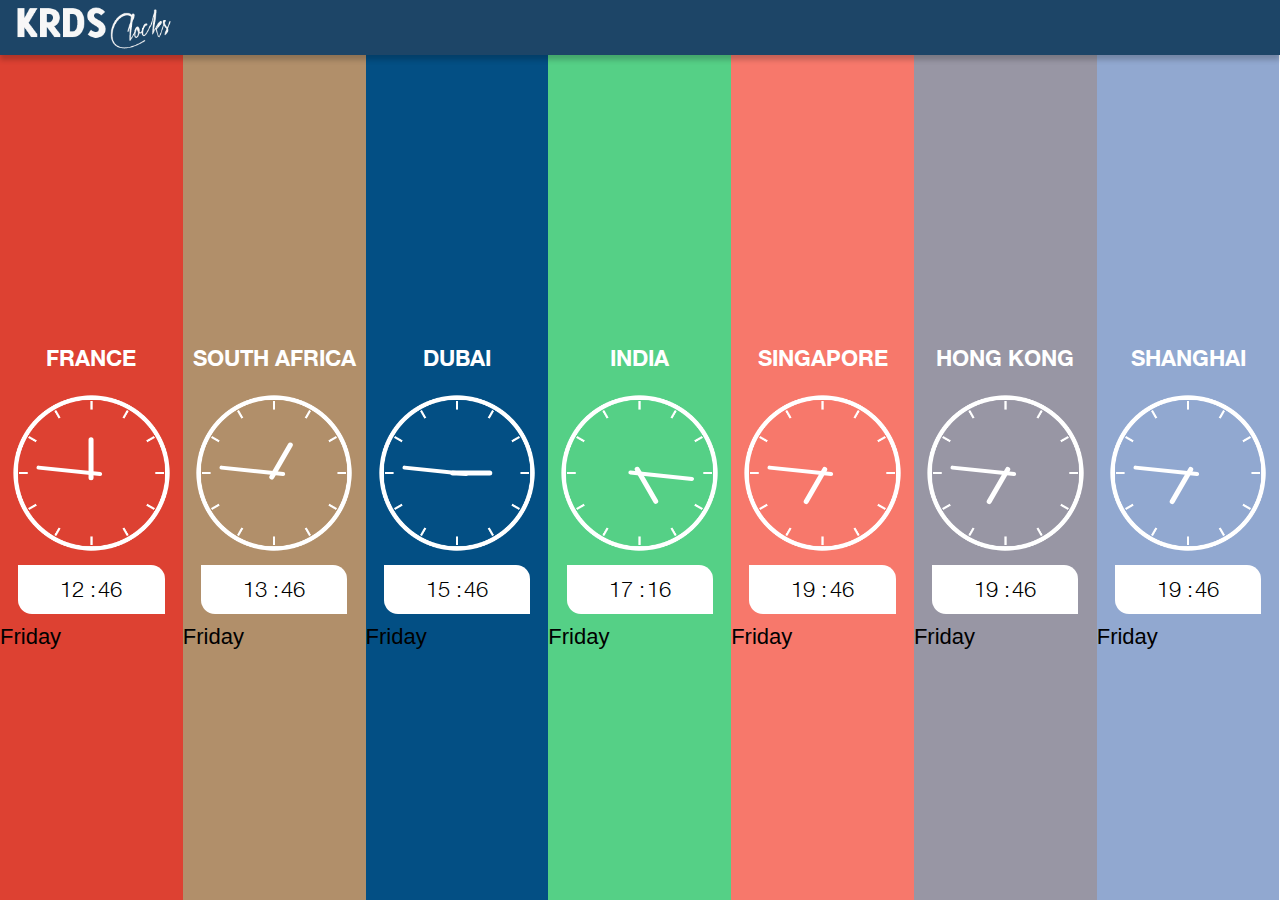
<file: clock/index.html>
<!DOCTYPE html>
<html>
	<head>
	<meta charset="utf-8">
	<meta name="viewport" content="width=device-width,initial-scale=1,minimum-scale=1,maximum-scale=1" />
	<title>KRDS Clocks</title>
	<link rel="shortcut icon" href="img/krds_clock.png" type="image/x-icon" >
	<script src="js/jquery-2.1.4.min.js"></script>
	<script src="js/jquery.timepicker.min.js"></script>
	<script src="js/moment.min.js"></script>
	<script src="js/moment-timezone-with-data.js"></script>
	<link rel="stylesheet" href="style/style.css">
	<link rel="stylesheet" href="style/jClocksGMT.css">
	<link rel="stylesheet" href="style/jquery.timepicker.css">
	</head>
	<body class="">
		<header>
			<h1><!--LOGO--></h1>
			<a href="#" class="reset" title="RESET">
				<span><!-- RESET --></span>
			</a>
		</header>
		<div class="mainWrapper">
			<section>
				<div id="cl_paris" data-id="fr" data-country="paris" data-offset="01:00" class="clock_container">
					<h2>France</h2>
					<div class="clockHolder">
						<div class="rotatingWrapper hour"></div>
						<div class="rotatingWrapper min"></div>
						<div class="rotatingWrapper sec"></div>
						<img class="clock" src="img/clock_face.png" />
					</div> 
					<div class="digital">
						<span class="hr"></span> 
						<span class="minute"></span> 
						<span class="period"></span>
						<div class="custom">
							<select class="customTime">
								<optgroup label="hh:mm">
									<option value="00:00">00:00</option>
									<option value="00:30">00:30</option>
									<option value="01:00">01:00</option>
									<option value="01:30">01:30</option>
									<option value="02:00">02:00</option>
									<option value="02:30">02:30</option>
									<option value="03:00">03:00</option>
									<option value="03:30">03:30</option>
									<option value="04:00">04:00</option>
									<option value="04:30">04:30</option>
									<option value="05:00">05:00</option>
									<option value="05:30">05:30</option>
									<option value="06:00">06:00</option>
									<option value="06:30">06:30</option>
									<option value="07:00">07:00</option>
									<option value="07:30">07:30</option>
									<option value="08:00">08:00</option>
									<option value="08:30">08:30</option>
									<option value="09:00">09:00</option>
									<option value="09:30">09:30</option>
									<option value="10:00">10:00</option>
									<option value="10:30">10:30</option>
									<option value="11:00">11:00</option>
									<option value="11:30">11:30</option>
									<option value="12:00">12:00</option>
									<option value="12:30">12:30</option>
									<option value="13:00">13:00</option>
									<option value="13:30">13:30</option>
									<option value="14:00">14:00</option>
									<option value="14:30">14:30</option>
									<option value="15:00">15:00</option>
									<option value="15:30">15:30</option>
									<option value="16:00">16:00</option>
									<option value="16:30">16:30</option>
									<option value="17:00">17:00</option>
									<option value="17:30">17:30</option>
									<option value="18:00">18:00</option>
									<option value="18:30">18:30</option>
									<option value="19:00">19:00</option>
									<option value="19:30">19:30</option>
									<option value="20:00">20:00</option>
									<option value="20:30">20:30</option>
									<option value="21:00">21:00</option>
									<option value="21:30">21:30</option>
									<option value="22:00">22:00</option>
									<option value="22:30">22:30</option>
									<option value="23:00">23:00</option>
									<option value="23:30">23:30</option>
								</optgroup>
							</select>
						</div>
					</div>
					<div class="day"></div>
				</div>
			</section>
			<section>
				<div id="cl_africa" data-id="sa" data-country="southafrica" data-offset="02:00" class="clock_container">
					<h2>South Africa</h2>
					<div class="clockHolder">
						<div class="rotatingWrapper hour"></div>
						<div class="rotatingWrapper min"></div>
						<div class="rotatingWrapper sec"></div>
						<img class="clock" src="img/clock_face.png" />
					</div> 
					<div class="digital">
						<span class="hr"></span> 
						<span class="minute"></span> 
						<span class="period"></span>
						<div class="custom">
							<select class="customTime">
								<optgroup label="hh:mm">
									<option value="00:00">00:00</option>
									<option value="00:30">00:30</option>
									<option value="01:00">01:00</option>
									<option value="01:30">01:30</option>
									<option value="02:00">02:00</option>
									<option value="02:30">02:30</option>
									<option value="03:00">03:00</option>
									<option value="03:30">03:30</option>
									<option value="04:00">04:00</option>
									<option value="04:30">04:30</option>
									<option value="05:00">05:00</option>
									<option value="05:30">05:30</option>
									<option value="06:00">06:00</option>
									<option value="06:30">06:30</option>
									<option value="07:00">07:00</option>
									<option value="07:30">07:30</option>
									<option value="08:00">08:00</option>
									<option value="08:30">08:30</option>
									<option value="09:00">09:00</option>
									<option value="09:30">09:30</option>
									<option value="10:00">10:00</option>
									<option value="10:30">10:30</option>
									<option value="11:00">11:00</option>
									<option value="11:30">11:30</option>
									<option value="12:00">12:00</option>
									<option value="12:30">12:30</option>
									<option value="13:00">13:00</option>
									<option value="13:30">13:30</option>
									<option value="14:00">14:00</option>
									<option value="14:30">14:30</option>
									<option value="15:00">15:00</option>
									<option value="15:30">15:30</option>
									<option value="16:00">16:00</option>
									<option value="16:30">16:30</option>
									<option value="17:00">17:00</option>
									<option value="17:30">17:30</option>
									<option value="18:00">18:00</option>
									<option value="18:30">18:30</option>
									<option value="19:00">19:00</option>
									<option value="19:30">19:30</option>
									<option value="20:00">20:00</option>
									<option value="20:30">20:30</option>
									<option value="21:00">21:00</option>
									<option value="21:30">21:30</option>
									<option value="22:00">22:00</option>
									<option value="22:30">22:30</option>
									<option value="23:00">23:00</option>
									<option value="23:30">23:30</option>
								</optgroup>
							</select>
						</div>
					</div>
					<div class="day"></div>
				</div>
			</section>		
			<section>
				<div id="cl_dubai" data-id="du" data-country="dubai" data-offset="04:00" class="clock_container">
					<h2>Dubai</h2>
					<div class="clockHolder">
						<div class="rotatingWrapper hour"></div>
						<div class="rotatingWrapper min"></div>
						<div class="rotatingWrapper sec"></div>
						<img class="clock" src="img/clock_face.png" />
					</div> 
					<div class="digital">
						<span class="hr"></span> 
						<span class="minute"></span> 
						<span class="period"></span>
						<div class="custom">
							<select class="customTime">
								<optgroup label="hh:mm">
									<option value="00:00">00:00</option>
									<option value="00:30">00:30</option>
									<option value="01:00">01:00</option>
									<option value="01:30">01:30</option>
									<option value="02:00">02:00</option>
									<option value="02:30">02:30</option>
									<option value="03:00">03:00</option>
									<option value="03:30">03:30</option>
									<option value="04:00">04:00</option>
									<option value="04:30">04:30</option>
									<option value="05:00">05:00</option>
									<option value="05:30">05:30</option>
									<option value="06:00">06:00</option>
									<option value="06:30">06:30</option>
									<option value="07:00">07:00</option>
									<option value="07:30">07:30</option>
									<option value="08:00">08:00</option>
									<option value="08:30">08:30</option>
									<option value="09:00">09:00</option>
									<option value="09:30">09:30</option>
									<option value="10:00">10:00</option>
									<option value="10:30">10:30</option>
									<option value="11:00">11:00</option>
									<option value="11:30">11:30</option>
									<option value="12:00">12:00</option>
									<option value="12:30">12:30</option>
									<option value="13:00">13:00</option>
									<option value="13:30">13:30</option>
									<option value="14:00">14:00</option>
									<option value="14:30">14:30</option>
									<option value="15:00">15:00</option>
									<option value="15:30">15:30</option>
									<option value="16:00">16:00</option>
									<option value="16:30">16:30</option>
									<option value="17:00">17:00</option>
									<option value="17:30">17:30</option>
									<option value="18:00">18:00</option>
									<option value="18:30">18:30</option>
									<option value="19:00">19:00</option>
									<option value="19:30">19:30</option>
									<option value="20:00">20:00</option>
									<option value="20:30">20:30</option>
									<option value="21:00">21:00</option>
									<option value="21:30">21:30</option>
									<option value="22:00">22:00</option>
									<option value="22:30">22:30</option>
									<option value="23:00">23:00</option>
									<option value="23:30">23:30</option>
								</optgroup>
							</select>
						</div>
					</div>
					<div class="day"></div>
				</div>
			</section>
			<section>
				<div id="cl_india" data-id="ind" data-country="india" data-offset="05:30" class="clock_container">
					<h2>India</h2>
					<div class="clockHolder">
						<div class="rotatingWrapper hour"></div>
						<div class="rotatingWrapper min"></div>
						<div class="rotatingWrapper sec"></div>
						<img class="clock" src="img/clock_face.png" />
					</div> 
					<div class="digital">
						<span class="hr"></span> 
						<span class="minute"></span> 
						<span class="period"></span>
						<div class="custom">
							<select class="customTime">
								<optgroup label="hh:mm">
									<option value="00:00">00:00</option>
									<option value="00:30">00:30</option>
									<option value="01:00">01:00</option>
									<option value="01:30">01:30</option>
									<option value="02:00">02:00</option>
									<option value="02:30">02:30</option>
									<option value="03:00">03:00</option>
									<option value="03:30">03:30</option>
									<option value="04:00">04:00</option>
									<option value="04:30">04:30</option>
									<option value="05:00">05:00</option>
									<option value="05:30">05:30</option>
									<option value="06:00">06:00</option>
									<option value="06:30">06:30</option>
									<option value="07:00">07:00</option>
									<option value="07:30">07:30</option>
									<option value="08:00">08:00</option>
									<option value="08:30">08:30</option>
									<option value="09:00">09:00</option>
									<option value="09:30">09:30</option>
									<option value="10:00">10:00</option>
									<option value="10:30">10:30</option>
									<option value="11:00">11:00</option>
									<option value="11:30">11:30</option>
									<option value="12:00">12:00</option>
									<option value="12:30">12:30</option>
									<option value="13:00">13:00</option>
									<option value="13:30">13:30</option>
									<option value="14:00">14:00</option>
									<option value="14:30">14:30</option>
									<option value="15:00">15:00</option>
									<option value="15:30">15:30</option>
									<option value="16:00">16:00</option>
									<option value="16:30">16:30</option>
									<option value="17:00">17:00</option>
									<option value="17:30">17:30</option>
									<option value="18:00">18:00</option>
									<option value="18:30">18:30</option>
									<option value="19:00">19:00</option>
									<option value="19:30">19:30</option>
									<option value="20:00">20:00</option>
									<option value="20:30">20:30</option>
									<option value="21:00">21:00</option>
									<option value="21:30">21:30</option>
									<option value="22:00">22:00</option>
									<option value="22:30">22:30</option>
									<option value="23:00">23:00</option>
									<option value="23:30">23:30</option>
								</optgroup>
							</select>
						</div>
					</div>
					<div class="day"></div>
				</div>
			</section>
			<section>
				<div id="cl_singapore" data-id="sg" data-country="singapore" data-offset="08:00" class="clock_container">
					<h2>Singapore</h2>
					<div class="clockHolder">
						<div class="rotatingWrapper hour"></div>
						<div class="rotatingWrapper min"></div>
						<div class="rotatingWrapper sec"></div>
						<img class="clock" src="img/clock_face.png" />
					</div> 
					<div class="digital">
						<span class="hr"></span> 
						<span class="minute"></span> 
						<span class="period"></span>
						<div class="custom">
							<select class="customTime">
								<optgroup label="hh:mm">
									<option value="00:00">00:00</option>
									<option value="00:30">00:30</option>
									<option value="01:00">01:00</option>
									<option value="01:30">01:30</option>
									<option value="02:00">02:00</option>
									<option value="02:30">02:30</option>
									<option value="03:00">03:00</option>
									<option value="03:30">03:30</option>
									<option value="04:00">04:00</option>
									<option value="04:30">04:30</option>
									<option value="05:00">05:00</option>
									<option value="05:30">05:30</option>
									<option value="06:00">06:00</option>
									<option value="06:30">06:30</option>
									<option value="07:00">07:00</option>
									<option value="07:30">07:30</option>
									<option value="08:00">08:00</option>
									<option value="08:30">08:30</option>
									<option value="09:00">09:00</option>
									<option value="09:30">09:30</option>
									<option value="10:00">10:00</option>
									<option value="10:30">10:30</option>
									<option value="11:00">11:00</option>
									<option value="11:30">11:30</option>
									<option value="12:00">12:00</option>
									<option value="12:30">12:30</option>
									<option value="13:00">13:00</option>
									<option value="13:30">13:30</option>
									<option value="14:00">14:00</option>
									<option value="14:30">14:30</option>
									<option value="15:00">15:00</option>
									<option value="15:30">15:30</option>
									<option value="16:00">16:00</option>
									<option value="16:30">16:30</option>
									<option value="17:00">17:00</option>
									<option value="17:30">17:30</option>
									<option value="18:00">18:00</option>
									<option value="18:30">18:30</option>
									<option value="19:00">19:00</option>
									<option value="19:30">19:30</option>
									<option value="20:00">20:00</option>
									<option value="20:30">20:30</option>
									<option value="21:00">21:00</option>
									<option value="21:30">21:30</option>
									<option value="22:00">22:00</option>
									<option value="22:30">22:30</option>
									<option value="23:00">23:00</option>
									<option value="23:30">23:30</option>
								</optgroup>
							</select>
						</div>
					</div>
					<div class="day"></div>
				</div>
			</section>			
			<section>
				<div id="cl_hongkong" data-id="hk" data-country="hongkong" data-offset="08:00" class="clock_container">
					<h2>Hong Kong</h2>
					<div class="clockHolder">
						<div class="rotatingWrapper hour"></div>
						<div class="rotatingWrapper min"></div>
						<div class="rotatingWrapper sec"></div>
						<img class="clock" src="img/clock_face.png" />
					</div> 
					<div class="digital">
						<span class="hr"></span> 
						<span class="minute"></span> 
						<span class="period"></span>
						<div class="custom">
							<select class="customTime">
								<optgroup label="hh:mm">
									<option value="00:00">00:00</option>
									<option value="00:30">00:30</option>
									<option value="01:00">01:00</option>
									<option value="01:30">01:30</option>
									<option value="02:00">02:00</option>
									<option value="02:30">02:30</option>
									<option value="03:00">03:00</option>
									<option value="03:30">03:30</option>
									<option value="04:00">04:00</option>
									<option value="04:30">04:30</option>
									<option value="05:00">05:00</option>
									<option value="05:30">05:30</option>
									<option value="06:00">06:00</option>
									<option value="06:30">06:30</option>
									<option value="07:00">07:00</option>
									<option value="07:30">07:30</option>
									<option value="08:00">08:00</option>
									<option value="08:30">08:30</option>
									<option value="09:00">09:00</option>
									<option value="09:30">09:30</option>
									<option value="10:00">10:00</option>
									<option value="10:30">10:30</option>
									<option value="11:00">11:00</option>
									<option value="11:30">11:30</option>
									<option value="12:00">12:00</option>
									<option value="12:30">12:30</option>
									<option value="13:00">13:00</option>
									<option value="13:30">13:30</option>
									<option value="14:00">14:00</option>
									<option value="14:30">14:30</option>
									<option value="15:00">15:00</option>
									<option value="15:30">15:30</option>
									<option value="16:00">16:00</option>
									<option value="16:30">16:30</option>
									<option value="17:00">17:00</option>
									<option value="17:30">17:30</option>
									<option value="18:00">18:00</option>
									<option value="18:30">18:30</option>
									<option value="19:00">19:00</option>
									<option value="19:30">19:30</option>
									<option value="20:00">20:00</option>
									<option value="20:30">20:30</option>
									<option value="21:00">21:00</option>
									<option value="21:30">21:30</option>
									<option value="22:00">22:00</option>
									<option value="22:30">22:30</option>
									<option value="23:00">23:00</option>
									<option value="23:30">23:30</option>
								</optgroup>
							</select>
						</div>
					</div>
					<div class="day"></div>
				</div>
			</section>
			<section>
				<div id="cl_shanghai" data-id="ch" data-country="shanghai" data-offset="08:00" class="clock_container">
					<h2>Shanghai</h2>
					<div class="clockHolder">
						<div class="rotatingWrapper hour"></div>
						<div class="rotatingWrapper min"></div>
						<div class="rotatingWrapper sec"></div>
						<img class="clock" src="img/clock_face.png" />
					</div> 
					<div class="digital">
						<span class="hr"></span> 
						<span class="minute"></span> 
						<span class="period"></span>
						<div class="custom">
							<select class="customTime">
								<optgroup label="hh:mm">
									<option value="00:00">00:00</option>
									<option value="00:30">00:30</option>
									<option value="01:00">01:00</option>
									<option value="01:30">01:30</option>
									<option value="02:00">02:00</option>
									<option value="02:30">02:30</option>
									<option value="03:00">03:00</option>
									<option value="03:30">03:30</option>
									<option value="04:00">04:00</option>
									<option value="04:30">04:30</option>
									<option value="05:00">05:00</option>
									<option value="05:30">05:30</option>
									<option value="06:00">06:00</option>
									<option value="06:30">06:30</option>
									<option value="07:00">07:00</option>
									<option value="07:30">07:30</option>
									<option value="08:00">08:00</option>
									<option value="08:30">08:30</option>
									<option value="09:00">09:00</option>
									<option value="09:30">09:30</option>
									<option value="10:00">10:00</option>
									<option value="10:30">10:30</option>
									<option value="11:00">11:00</option>
									<option value="11:30">11:30</option>
									<option value="12:00">12:00</option>
									<option value="12:30">12:30</option>
									<option value="13:00">13:00</option>
									<option value="13:30">13:30</option>
									<option value="14:00">14:00</option>
									<option value="14:30">14:30</option>
									<option value="15:00">15:00</option>
									<option value="15:30">15:30</option>
									<option value="16:00">16:00</option>
									<option value="16:30">16:30</option>
									<option value="17:00">17:00</option>
									<option value="17:30">17:30</option>
									<option value="18:00">18:00</option>
									<option value="18:30">18:30</option>
									<option value="19:00">19:00</option>
									<option value="19:30">19:30</option>
									<option value="20:00">20:00</option>
									<option value="20:30">20:30</option>
									<option value="21:00">21:00</option>
									<option value="21:30">21:30</option>
									<option value="22:00">22:00</option>
									<option value="22:30">22:30</option>
									<option value="23:00">23:00</option>
									<option value="23:30">23:30</option>
								</optgroup>
							</select>
						</div>
					</div>
					<div class="day"></div>
				</div>
			</section>
		</div>
		<script type="text/javascript">
			
			$(document).ready(function(){
				
			//	$('.customTime').timepicker({ 'timeFormat': 'H:i:s' });
				
				function setTime(time) {
					var country_offset	=	{
						_fr		:	60,
						_sa		:	120,
						_du		:	240,
						_in		:	330,
						_sg		:	480,
						_hk		:	480,
						_ch		:	480
					};
					var converted_time		=	{
						fr	:	moment(time).utcOffset(country_offset._fr).format(),
						sa	:	moment(time).utcOffset(country_offset._sa).format(),
						du	:	moment(time).utcOffset(country_offset._du).format(),
						ind	:	moment(time).utcOffset(country_offset._in).format(),
						sg	:	moment(time).utcOffset(country_offset._sg).format(),
						hk	:	moment(time).utcOffset(country_offset._hk).format(),
						ch	:	moment(time).utcOffset(country_offset._ch).format()
					};
					var only_time		=	{
						fr	:	converted_time.fr.split("+"),
						sa	:	converted_time.sa.split("+"),
						du	:	converted_time.du.split("+"),
						ind	:	converted_time.ind.split("+"),
						sg	:	converted_time.sg.split("+"),
						hk	:	converted_time.hk.split("+"),
						ch	:	converted_time.ch.split("+")
					};
					var time_extract	=	{
						fr	:	moment(only_time.fr[0]).format("HH:mm").split(":"),
						sa	:	moment(only_time.sa[0]).format("HH:mm").split(":"),
						du	:	moment(only_time.du[0]).format("HH:mm").split(":"),
						ind	:	moment(only_time.ind[0]).format("HH:mm").split(":"),
						sg	:	moment(only_time.sg[0]).format("HH:mm").split(":"),
						hk	:	moment(only_time.hk[0]).format("HH:mm").split(":"),
						ch	:	moment(only_time.ch[0]).format("HH:mm").split(":")
					};

					var date 			=	{
						fr 	: 	moment(converted_time.fr).utcOffset(country_offset._fr).format("YYYY-MM-DD"),
						sa 	: 	moment(converted_time.sa).utcOffset(country_offset._sa).format("YYYY-MM-DD"),
						du 	: 	moment(converted_time.du).utcOffset(country_offset._du).format("YYYY-MM-DD"),
						ind : 	moment(converted_time.ind).utcOffset(country_offset._in).format("YYYY-MM-DD"),
						sg 	: 	moment(converted_time.sg).utcOffset(country_offset._sg).format("YYYY-MM-DD"),
						hk 	: 	moment(converted_time.hk).utcOffset(country_offset._hk).format("YYYY-MM-DD"),
						ch 	: 	moment(converted_time.ch).utcOffset(country_offset._ch).format("YYYY-MM-DD")
					};
					var converted_date		= 		{
						fr 	: 	moment(date.fr).format("dddd"),
						sa 	: 	moment(date.sa).format("dddd"),
						du 	: 	moment(date.du).format("dddd"),
						ind	: 	moment(date.ind).format("dddd"),
						sg 	: 	moment(date.sg).format("dddd"),
						hk 	: 	moment(date.hk).format("dddd"),
						ch 	: 	moment(date.ch).format("dddd")
					};

					
					
				//	console.log(converted_time);
				//	console.log(only_time);
				//	console.log(time_extract);
					
					$('#cl_paris .hr').text(time_extract.fr[0]);
					$('#cl_paris .minute').text(time_extract.fr[1]);
					
					$('#cl_africa .hr').text(time_extract.sa[0]);
					$('#cl_africa .minute').text(time_extract.sa[1]);
					
					$('#cl_dubai .hr').text(time_extract.du[0]);
					$('#cl_dubai .minute').text(time_extract.du[1]);
					
					$('#cl_india .hr').text(time_extract.ind[0]);
					$('#cl_india .minute').text(time_extract.ind[1]);
					
					$('#cl_singapore .hr').text(time_extract.sg[0]);
					$('#cl_singapore .minute').text(time_extract.sg[1]);
					
					$('#cl_hongkong .hr').text(time_extract.hk[0]);
					$('#cl_hongkong .minute').text(time_extract.hk[1]);
					
					$('#cl_shanghai .hr').text(time_extract.ch[0]);
					$('#cl_shanghai .minute').text(time_extract.ch[1]);


					$('#cl_paris .day').text(converted_date.fr);
					
					$('#cl_africa .day').text(converted_date.sa);
					
					$('#cl_dubai .day').text(converted_date.du);
					
					$('#cl_india .day').text(converted_date.ind);
					
					$('#cl_singapore .day').text(converted_date.sg);
					
					$('#cl_hongkong .day').text(converted_date.hk);
					
					$('#cl_shanghai .day').text(converted_date.ch);
					
					var hr_multiple	= 360/12;
					var min_mulitple = 360/60;

					/*** Create Clock **/
					function create_clock(country){

						/*** Hour Manipulation ***/
						var hr_conv = parseInt(time_extract[country][0]);
						if(hr_conv > 12)
						{
							hr_conv = hr_conv - 12;
						}
						hr_conv = hr_conv * hr_multiple;
					//	console.log(hr_conv);

						/*** Minute Manipulation ***/
						var min_conv = parseInt(time_extract[country][1]) * min_mulitple;
					//	console.log(min_conv);

						$('.clock_container[data-id="' + country + '"] .hour').css('transform','rotate(' + hr_conv + 'deg)');
						$('.clock_container[data-id="' + country + '"] .min').css('transform','rotate(' + min_conv + 'deg)');
						
						$('.clock_container .hour').css('transition','all 0.4s ease-out');
						$('.clock_container .min').css('transition','all 0.2s ease-out');
					}
					
					create_clock("fr");
					create_clock("sa");
					create_clock("du");
					create_clock("ind");
					create_clock("sg");
					create_clock("hk");
					create_clock("ch");
				}
				
			//	setTime(current_time);
			var timer =	setInterval(function(){
							var current_time = moment().format();
							setTime(current_time);
						},100);
			var resetTimer;
		
				$('.customTime').on('change',function(){
					
					clearInterval(timer);
					clearInterval(resetTimer);
					
					$('.reset').css('display','inline-block').addClass('animate');
					
					var timeEntered = $(this).val(),
						moment_time = moment().format(),
						split1 = moment_time.split("T"),
						timeZone = $(this).parents(".clock_container").data("offset"),
						new_time = split1[0] + "T" + timeEntered + "+" + timeZone;
				//	console.log(new_time);
					setTime(new_time);	
					$(".customTime:not(this)").val('');
					$(this).val(timeEntered);
				});
				
				$('.reset').click(function(e){
					e.preventDefault();
					
					$(this).hide().removeClass('animate');
					
					$('.customTime').val('');
					
					resetTimer =	setInterval(function(){
						var current_time = moment().format();
						setTime(current_time);
					},100);
				});
				
			});
		</script>
		<!--<script type="text/javascript" src="http://timeapi.org/utc/now.json?callback=setTime"></script>-->
	</body>
</html>
</file>
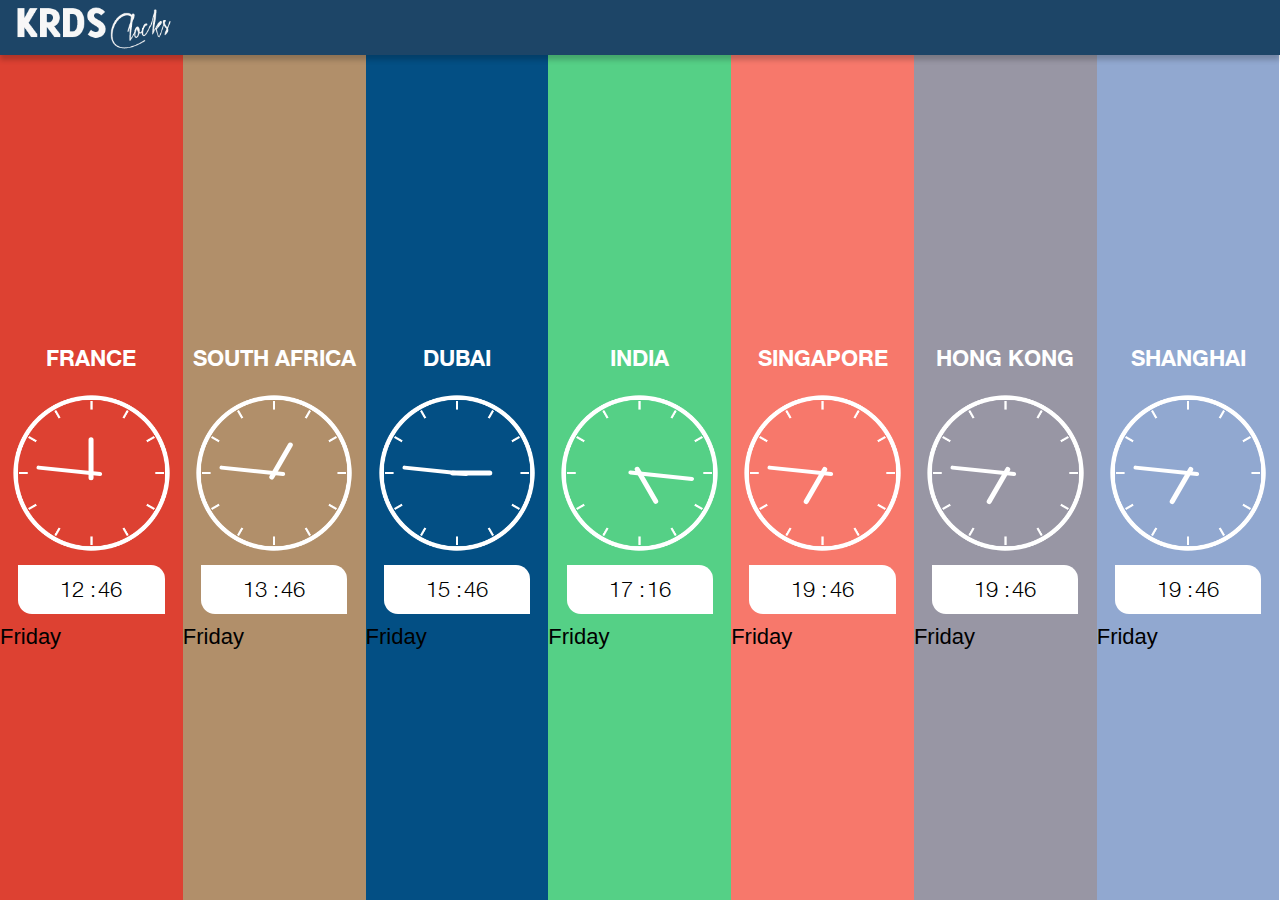
<file: clock/3.html>
<!DOCTYPE html>
<html>
	<head>
	<meta charset="utf-8">
	<meta name="viewport" content="width=device-width,initial-scale=1,minimum-scale=1,maximum-scale=1" />
	<title>KRDS Clocks</title>
	<link rel="shortcut icon" href="img/krds_clock.png" type="image/x-icon" >
	<script src="js/jquery-2.1.4.min.js"></script>
	<script src="js/jquery.timepicker.min.js"></script>
	<script src="js/moment.min.js"></script>
	<script src="js/moment-timezone-with-data.js"></script>
	<link rel="stylesheet" href="style/style.css">
	<link rel="stylesheet" href="style/jClocksGMT.css">
	<link rel="stylesheet" href="style/jquery.timepicker.css">
	</head>
	<body class="">
		<header>
			<h1><!--LOGO--></h1>
			<a href="#" class="reset" title="RESET">
				<span><!-- RESET --></span>
			</a>
		</header>
		<div class="mainWrapper">
			<section>
				<div id="cl_paris" data-id="fr" data-country="paris" data-offset="01:00" class="clock_container">
					<h2>France</h2>
					<div class="clockHolder">
						<div class="rotatingWrapper hour"></div>
						<div class="rotatingWrapper min"></div>
						<div class="rotatingWrapper sec"></div>
						<img class="clock" src="img/clock_face.png" />
					</div> 
					<div class="digital">
						<span class="hr"></span> 
						<span class="minute"></span> 
						<span class="period"></span>
						<div class="custom">
							<select class="customTime">
								<optgroup label="hh:mm">
									<option value="00:00">00:00</option>
									<option value="00:30">00:30</option>
									<option value="01:00">01:00</option>
									<option value="01:30">01:30</option>
									<option value="02:00">02:00</option>
									<option value="02:30">02:30</option>
									<option value="03:00">03:00</option>
									<option value="03:30">03:30</option>
									<option value="04:00">04:00</option>
									<option value="04:30">04:30</option>
									<option value="05:00">05:00</option>
									<option value="05:30">05:30</option>
									<option value="06:00">06:00</option>
									<option value="06:30">06:30</option>
									<option value="07:00">07:00</option>
									<option value="07:30">07:30</option>
									<option value="08:00">08:00</option>
									<option value="08:30">08:30</option>
									<option value="09:00">09:00</option>
									<option value="09:30">09:30</option>
									<option value="10:00">10:00</option>
									<option value="10:30">10:30</option>
									<option value="11:00">11:00</option>
									<option value="11:30">11:30</option>
									<option value="12:00">12:00</option>
									<option value="12:30">12:30</option>
									<option value="13:00">13:00</option>
									<option value="13:30">13:30</option>
									<option value="14:00">14:00</option>
									<option value="14:30">14:30</option>
									<option value="15:00">15:00</option>
									<option value="15:30">15:30</option>
									<option value="16:00">16:00</option>
									<option value="16:30">16:30</option>
									<option value="17:00">17:00</option>
									<option value="17:30">17:30</option>
									<option value="18:00">18:00</option>
									<option value="18:30">18:30</option>
									<option value="19:00">19:00</option>
									<option value="19:30">19:30</option>
									<option value="20:00">20:00</option>
									<option value="20:30">20:30</option>
									<option value="21:00">21:00</option>
									<option value="21:30">21:30</option>
									<option value="22:00">22:00</option>
									<option value="22:30">22:30</option>
									<option value="23:00">23:00</option>
									<option value="23:30">23:30</option>
								</optgroup>
							</select>
						</div>
					</div>
					<div class="day"></div>
				</div>
			</section>
			<section>
				<div id="cl_africa" data-id="sa" data-country="southafrica" data-offset="02:00" class="clock_container">
					<h2>South Africa</h2>
					<div class="clockHolder">
						<div class="rotatingWrapper hour"></div>
						<div class="rotatingWrapper min"></div>
						<div class="rotatingWrapper sec"></div>
						<img class="clock" src="img/clock_face.png" />
					</div> 
					<div class="digital">
						<span class="hr"></span> 
						<span class="minute"></span> 
						<span class="period"></span>
						<div class="custom">
							<select class="customTime">
								<optgroup label="hh:mm">
									<option value="00:00">00:00</option>
									<option value="00:30">00:30</option>
									<option value="01:00">01:00</option>
									<option value="01:30">01:30</option>
									<option value="02:00">02:00</option>
									<option value="02:30">02:30</option>
									<option value="03:00">03:00</option>
									<option value="03:30">03:30</option>
									<option value="04:00">04:00</option>
									<option value="04:30">04:30</option>
									<option value="05:00">05:00</option>
									<option value="05:30">05:30</option>
									<option value="06:00">06:00</option>
									<option value="06:30">06:30</option>
									<option value="07:00">07:00</option>
									<option value="07:30">07:30</option>
									<option value="08:00">08:00</option>
									<option value="08:30">08:30</option>
									<option value="09:00">09:00</option>
									<option value="09:30">09:30</option>
									<option value="10:00">10:00</option>
									<option value="10:30">10:30</option>
									<option value="11:00">11:00</option>
									<option value="11:30">11:30</option>
									<option value="12:00">12:00</option>
									<option value="12:30">12:30</option>
									<option value="13:00">13:00</option>
									<option value="13:30">13:30</option>
									<option value="14:00">14:00</option>
									<option value="14:30">14:30</option>
									<option value="15:00">15:00</option>
									<option value="15:30">15:30</option>
									<option value="16:00">16:00</option>
									<option value="16:30">16:30</option>
									<option value="17:00">17:00</option>
									<option value="17:30">17:30</option>
									<option value="18:00">18:00</option>
									<option value="18:30">18:30</option>
									<option value="19:00">19:00</option>
									<option value="19:30">19:30</option>
									<option value="20:00">20:00</option>
									<option value="20:30">20:30</option>
									<option value="21:00">21:00</option>
									<option value="21:30">21:30</option>
									<option value="22:00">22:00</option>
									<option value="22:30">22:30</option>
									<option value="23:00">23:00</option>
									<option value="23:30">23:30</option>
								</optgroup>
							</select>
						</div>
					</div>
					<div class="day"></div>
				</div>
			</section>		
			<section>
				<div id="cl_dubai" data-id="du" data-country="dubai" data-offset="04:00" class="clock_container">
					<h2>Dubai</h2>
					<div class="clockHolder">
						<div class="rotatingWrapper hour"></div>
						<div class="rotatingWrapper min"></div>
						<div class="rotatingWrapper sec"></div>
						<img class="clock" src="img/clock_face.png" />
					</div> 
					<div class="digital">
						<span class="hr"></span> 
						<span class="minute"></span> 
						<span class="period"></span>
						<div class="custom">
							<select class="customTime">
								<optgroup label="hh:mm">
									<option value="00:00">00:00</option>
									<option value="00:30">00:30</option>
									<option value="01:00">01:00</option>
									<option value="01:30">01:30</option>
									<option value="02:00">02:00</option>
									<option value="02:30">02:30</option>
									<option value="03:00">03:00</option>
									<option value="03:30">03:30</option>
									<option value="04:00">04:00</option>
									<option value="04:30">04:30</option>
									<option value="05:00">05:00</option>
									<option value="05:30">05:30</option>
									<option value="06:00">06:00</option>
									<option value="06:30">06:30</option>
									<option value="07:00">07:00</option>
									<option value="07:30">07:30</option>
									<option value="08:00">08:00</option>
									<option value="08:30">08:30</option>
									<option value="09:00">09:00</option>
									<option value="09:30">09:30</option>
									<option value="10:00">10:00</option>
									<option value="10:30">10:30</option>
									<option value="11:00">11:00</option>
									<option value="11:30">11:30</option>
									<option value="12:00">12:00</option>
									<option value="12:30">12:30</option>
									<option value="13:00">13:00</option>
									<option value="13:30">13:30</option>
									<option value="14:00">14:00</option>
									<option value="14:30">14:30</option>
									<option value="15:00">15:00</option>
									<option value="15:30">15:30</option>
									<option value="16:00">16:00</option>
									<option value="16:30">16:30</option>
									<option value="17:00">17:00</option>
									<option value="17:30">17:30</option>
									<option value="18:00">18:00</option>
									<option value="18:30">18:30</option>
									<option value="19:00">19:00</option>
									<option value="19:30">19:30</option>
									<option value="20:00">20:00</option>
									<option value="20:30">20:30</option>
									<option value="21:00">21:00</option>
									<option value="21:30">21:30</option>
									<option value="22:00">22:00</option>
									<option value="22:30">22:30</option>
									<option value="23:00">23:00</option>
									<option value="23:30">23:30</option>
								</optgroup>
							</select>
						</div>
					</div>
					<div class="day"></div>
				</div>
			</section>
			<section>
				<div id="cl_india" data-id="ind" data-country="india" data-offset="05:30" class="clock_container">
					<h2>India</h2>
					<div class="clockHolder">
						<div class="rotatingWrapper hour"></div>
						<div class="rotatingWrapper min"></div>
						<div class="rotatingWrapper sec"></div>
						<img class="clock" src="img/clock_face.png" />
					</div> 
					<div class="digital">
						<span class="hr"></span> 
						<span class="minute"></span> 
						<span class="period"></span>
						<div class="custom">
							<select class="customTime">
								<optgroup label="hh:mm">
									<option value="00:00">00:00</option>
									<option value="00:30">00:30</option>
									<option value="01:00">01:00</option>
									<option value="01:30">01:30</option>
									<option value="02:00">02:00</option>
									<option value="02:30">02:30</option>
									<option value="03:00">03:00</option>
									<option value="03:30">03:30</option>
									<option value="04:00">04:00</option>
									<option value="04:30">04:30</option>
									<option value="05:00">05:00</option>
									<option value="05:30">05:30</option>
									<option value="06:00">06:00</option>
									<option value="06:30">06:30</option>
									<option value="07:00">07:00</option>
									<option value="07:30">07:30</option>
									<option value="08:00">08:00</option>
									<option value="08:30">08:30</option>
									<option value="09:00">09:00</option>
									<option value="09:30">09:30</option>
									<option value="10:00">10:00</option>
									<option value="10:30">10:30</option>
									<option value="11:00">11:00</option>
									<option value="11:30">11:30</option>
									<option value="12:00">12:00</option>
									<option value="12:30">12:30</option>
									<option value="13:00">13:00</option>
									<option value="13:30">13:30</option>
									<option value="14:00">14:00</option>
									<option value="14:30">14:30</option>
									<option value="15:00">15:00</option>
									<option value="15:30">15:30</option>
									<option value="16:00">16:00</option>
									<option value="16:30">16:30</option>
									<option value="17:00">17:00</option>
									<option value="17:30">17:30</option>
									<option value="18:00">18:00</option>
									<option value="18:30">18:30</option>
									<option value="19:00">19:00</option>
									<option value="19:30">19:30</option>
									<option value="20:00">20:00</option>
									<option value="20:30">20:30</option>
									<option value="21:00">21:00</option>
									<option value="21:30">21:30</option>
									<option value="22:00">22:00</option>
									<option value="22:30">22:30</option>
									<option value="23:00">23:00</option>
									<option value="23:30">23:30</option>
								</optgroup>
							</select>
						</div>
					</div>
					<div class="day"></div>
				</div>
			</section>
			<section>
				<div id="cl_singapore" data-id="sg" data-country="singapore" data-offset="08:00" class="clock_container">
					<h2>Singapore</h2>
					<div class="clockHolder">
						<div class="rotatingWrapper hour"></div>
						<div class="rotatingWrapper min"></div>
						<div class="rotatingWrapper sec"></div>
						<img class="clock" src="img/clock_face.png" />
					</div> 
					<div class="digital">
						<span class="hr"></span> 
						<span class="minute"></span> 
						<span class="period"></span>
						<div class="custom">
							<select class="customTime">
								<optgroup label="hh:mm">
									<option value="00:00">00:00</option>
									<option value="00:30">00:30</option>
									<option value="01:00">01:00</option>
									<option value="01:30">01:30</option>
									<option value="02:00">02:00</option>
									<option value="02:30">02:30</option>
									<option value="03:00">03:00</option>
									<option value="03:30">03:30</option>
									<option value="04:00">04:00</option>
									<option value="04:30">04:30</option>
									<option value="05:00">05:00</option>
									<option value="05:30">05:30</option>
									<option value="06:00">06:00</option>
									<option value="06:30">06:30</option>
									<option value="07:00">07:00</option>
									<option value="07:30">07:30</option>
									<option value="08:00">08:00</option>
									<option value="08:30">08:30</option>
									<option value="09:00">09:00</option>
									<option value="09:30">09:30</option>
									<option value="10:00">10:00</option>
									<option value="10:30">10:30</option>
									<option value="11:00">11:00</option>
									<option value="11:30">11:30</option>
									<option value="12:00">12:00</option>
									<option value="12:30">12:30</option>
									<option value="13:00">13:00</option>
									<option value="13:30">13:30</option>
									<option value="14:00">14:00</option>
									<option value="14:30">14:30</option>
									<option value="15:00">15:00</option>
									<option value="15:30">15:30</option>
									<option value="16:00">16:00</option>
									<option value="16:30">16:30</option>
									<option value="17:00">17:00</option>
									<option value="17:30">17:30</option>
									<option value="18:00">18:00</option>
									<option value="18:30">18:30</option>
									<option value="19:00">19:00</option>
									<option value="19:30">19:30</option>
									<option value="20:00">20:00</option>
									<option value="20:30">20:30</option>
									<option value="21:00">21:00</option>
									<option value="21:30">21:30</option>
									<option value="22:00">22:00</option>
									<option value="22:30">22:30</option>
									<option value="23:00">23:00</option>
									<option value="23:30">23:30</option>
								</optgroup>
							</select>
						</div>
					</div>
					<div class="day"></div>
				</div>
			</section>			
			<section>
				<div id="cl_hongkong" data-id="hk" data-country="hongkong" data-offset="08:00" class="clock_container">
					<h2>Hong Kong</h2>
					<div class="clockHolder">
						<div class="rotatingWrapper hour"></div>
						<div class="rotatingWrapper min"></div>
						<div class="rotatingWrapper sec"></div>
						<img class="clock" src="img/clock_face.png" />
					</div> 
					<div class="digital">
						<span class="hr"></span> 
						<span class="minute"></span> 
						<span class="period"></span>
						<div class="custom">
							<select class="customTime">
								<optgroup label="hh:mm">
									<option value="00:00">00:00</option>
									<option value="00:30">00:30</option>
									<option value="01:00">01:00</option>
									<option value="01:30">01:30</option>
									<option value="02:00">02:00</option>
									<option value="02:30">02:30</option>
									<option value="03:00">03:00</option>
									<option value="03:30">03:30</option>
									<option value="04:00">04:00</option>
									<option value="04:30">04:30</option>
									<option value="05:00">05:00</option>
									<option value="05:30">05:30</option>
									<option value="06:00">06:00</option>
									<option value="06:30">06:30</option>
									<option value="07:00">07:00</option>
									<option value="07:30">07:30</option>
									<option value="08:00">08:00</option>
									<option value="08:30">08:30</option>
									<option value="09:00">09:00</option>
									<option value="09:30">09:30</option>
									<option value="10:00">10:00</option>
									<option value="10:30">10:30</option>
									<option value="11:00">11:00</option>
									<option value="11:30">11:30</option>
									<option value="12:00">12:00</option>
									<option value="12:30">12:30</option>
									<option value="13:00">13:00</option>
									<option value="13:30">13:30</option>
									<option value="14:00">14:00</option>
									<option value="14:30">14:30</option>
									<option value="15:00">15:00</option>
									<option value="15:30">15:30</option>
									<option value="16:00">16:00</option>
									<option value="16:30">16:30</option>
									<option value="17:00">17:00</option>
									<option value="17:30">17:30</option>
									<option value="18:00">18:00</option>
									<option value="18:30">18:30</option>
									<option value="19:00">19:00</option>
									<option value="19:30">19:30</option>
									<option value="20:00">20:00</option>
									<option value="20:30">20:30</option>
									<option value="21:00">21:00</option>
									<option value="21:30">21:30</option>
									<option value="22:00">22:00</option>
									<option value="22:30">22:30</option>
									<option value="23:00">23:00</option>
									<option value="23:30">23:30</option>
								</optgroup>
							</select>
						</div>
					</div>
					<div class="day"></div>
				</div>
			</section>
			<section>
				<div id="cl_shanghai" data-id="ch" data-country="shanghai" data-offset="08:00" class="clock_container">
					<h2>Shanghai</h2>
					<div class="clockHolder">
						<div class="rotatingWrapper hour"></div>
						<div class="rotatingWrapper min"></div>
						<div class="rotatingWrapper sec"></div>
						<img class="clock" src="img/clock_face.png" />
					</div> 
					<div class="digital">
						<span class="hr"></span> 
						<span class="minute"></span> 
						<span class="period"></span>
						<div class="custom">
							<select class="customTime">
								<optgroup label="hh:mm">
									<option value="00:00">00:00</option>
									<option value="00:30">00:30</option>
									<option value="01:00">01:00</option>
									<option value="01:30">01:30</option>
									<option value="02:00">02:00</option>
									<option value="02:30">02:30</option>
									<option value="03:00">03:00</option>
									<option value="03:30">03:30</option>
									<option value="04:00">04:00</option>
									<option value="04:30">04:30</option>
									<option value="05:00">05:00</option>
									<option value="05:30">05:30</option>
									<option value="06:00">06:00</option>
									<option value="06:30">06:30</option>
									<option value="07:00">07:00</option>
									<option value="07:30">07:30</option>
									<option value="08:00">08:00</option>
									<option value="08:30">08:30</option>
									<option value="09:00">09:00</option>
									<option value="09:30">09:30</option>
									<option value="10:00">10:00</option>
									<option value="10:30">10:30</option>
									<option value="11:00">11:00</option>
									<option value="11:30">11:30</option>
									<option value="12:00">12:00</option>
									<option value="12:30">12:30</option>
									<option value="13:00">13:00</option>
									<option value="13:30">13:30</option>
									<option value="14:00">14:00</option>
									<option value="14:30">14:30</option>
									<option value="15:00">15:00</option>
									<option value="15:30">15:30</option>
									<option value="16:00">16:00</option>
									<option value="16:30">16:30</option>
									<option value="17:00">17:00</option>
									<option value="17:30">17:30</option>
									<option value="18:00">18:00</option>
									<option value="18:30">18:30</option>
									<option value="19:00">19:00</option>
									<option value="19:30">19:30</option>
									<option value="20:00">20:00</option>
									<option value="20:30">20:30</option>
									<option value="21:00">21:00</option>
									<option value="21:30">21:30</option>
									<option value="22:00">22:00</option>
									<option value="22:30">22:30</option>
									<option value="23:00">23:00</option>
									<option value="23:30">23:30</option>
								</optgroup>
							</select>
						</div>
					</div>
					<div class="day"></div>
				</div>
			</section>
		</div>
		<script type="text/javascript">
			
			$(document).ready(function(){
				
			//	$('.customTime').timepicker({ 'timeFormat': 'H:i:s' });
				
				function setTime(time) {
					var country_offset	=	{
						_fr		:	60,
						_sa		:	120,
						_du		:	240,
						_in		:	330,
						_sg		:	480,
						_hk		:	480,
						_ch		:	480
					};

					var time_extract	=	{
						fr	:	moment(time).utcOffset(country_offset._fr).format("HH:mm").split(":"),
						sa	:	moment(time).utcOffset(country_offset._sa).format("HH:mm").split(":"),
						du	:	moment(time).utcOffset(country_offset._du).format("HH:mm").split(":"),
						ind	:	moment(time).utcOffset(country_offset._in).format("HH:mm").split(":"),
						sg	:	moment(time).utcOffset(country_offset._sg).format("HH:mm").split(":"),
						hk	:	moment(time).utcOffset(country_offset._hk).format("HH:mm").split(":"),
						ch	:	moment(time).utcOffset(country_offset._ch).format("HH:mm").split(":")
					};

					var day 			=	{
						fr 	: 	moment(time).utcOffset(country_offset._fr).format("dddd"),
						sa 	: 	moment(time).utcOffset(country_offset._sa).format("dddd"),
						du 	: 	moment(time).utcOffset(country_offset._du).format("dddd"),
						ind : 	moment(time).utcOffset(country_offset._in).format("dddd"),
						sg 	: 	moment(time).utcOffset(country_offset._sg).format("dddd"),
						hk 	: 	moment(time).utcOffset(country_offset._hk).format("dddd"),
						ch 	: 	moment(time).utcOffset(country_offset._ch).format("dddd")
					};
					
					
				//	console.log(converted_time);
				//	console.log(only_time);
				//	console.log(time_extract);
					
					$('#cl_paris .hr').text(time_extract.fr[0]);
					$('#cl_paris .minute').text(time_extract.fr[1]);
					
					$('#cl_africa .hr').text(time_extract.sa[0]);
					$('#cl_africa .minute').text(time_extract.sa[1]);
					
					$('#cl_dubai .hr').text(time_extract.du[0]);
					$('#cl_dubai .minute').text(time_extract.du[1]);
					
					$('#cl_india .hr').text(time_extract.ind[0]);
					$('#cl_india .minute').text(time_extract.ind[1]);
					
					$('#cl_singapore .hr').text(time_extract.sg[0]);
					$('#cl_singapore .minute').text(time_extract.sg[1]);
					
					$('#cl_hongkong .hr').text(time_extract.hk[0]);
					$('#cl_hongkong .minute').text(time_extract.hk[1]);
					
					$('#cl_shanghai .hr').text(time_extract.ch[0]);
					$('#cl_shanghai .minute').text(time_extract.ch[1]);


					$('#cl_paris .day').text(day.fr);
					
					$('#cl_africa .day').text(day.sa);
					
					$('#cl_dubai .day').text(day.du);
					
					$('#cl_india .day').text(day.ind);
					
					$('#cl_singapore .day').text(day.sg);
					
					$('#cl_hongkong .day').text(day.hk);
					
					$('#cl_shanghai .day').text(day.ch);
					
					var hr_multiple	= 360/12;
					var min_mulitple = 360/60;

					/*** Create Clock **/
					function create_clock(country){

						/*** Hour Manipulation ***/
						var hr_conv = parseInt(time_extract[country][0]);
						if(hr_conv > 12)
						{
							hr_conv = hr_conv - 12;
						}
						hr_conv = hr_conv * hr_multiple;
					//	console.log(hr_conv);

						/*** Minute Manipulation ***/
						var min_conv = parseInt(time_extract[country][1]) * min_mulitple;
					//	console.log(min_conv);

						$('.clock_container[data-id="' + country + '"] .hour').css('transform','rotate(' + hr_conv + 'deg)');
						$('.clock_container[data-id="' + country + '"] .min').css('transform','rotate(' + min_conv + 'deg)');
						
						$('.clock_container .hour').css('transition','all 0.4s ease-out');
						$('.clock_container .min').css('transition','all 0.2s ease-out');
					}
					
					create_clock("fr");
					create_clock("sa");
					create_clock("du");
					create_clock("ind");
					create_clock("sg");
					create_clock("hk");
					create_clock("ch");
				}
				
			//	setTime(current_time);
			var timer =	setInterval(function(){
							var current_time = moment().format();
							setTime(current_time);
						},100);
			var resetTimer;
		
				$('.customTime').on('change',function(){
					
					clearInterval(timer);
					clearInterval(resetTimer);
					
					$('.reset').css('display','inline-block').addClass('animate');
					
					var timeEntered = $(this).val(),
						moment_time = moment().format(),
						split1 = moment_time.split("T"),
						timeZone = $(this).parents(".clock_container").data("offset"),
						new_time = split1[0] + "T" + timeEntered + "+" + timeZone;
				//	console.log(new_time);
					setTime(new_time);	
					$(".customTime:not(this)").val('');
					$(this).val(timeEntered);
				});
				
				$('.reset').click(function(e){
					e.preventDefault();
					
					$(this).hide().removeClass('animate');
					
					$('.customTime').val('');
					
					resetTimer =	setInterval(function(){
						var current_time = moment().format();
						setTime(current_time);
					},100);
				});
				
			});
		</script>
		<!--<script type="text/javascript" src="http://timeapi.org/utc/now.json?callback=setTime"></script>-->
	</body>
</html>
</file>
<file: clock/style/jClocksGMT.css>
.clock_container {
    width:100%;
    margin: 20px 0;
    position: relative;
}
.clock_container .lbl {
    font-size:10px;
    color: #333333;
    line-height: 22px;
    background: url(../images/clock_label.png);
    text-align: center;
    height: 27px;
    width: 108px;
    margin: 0 auto;
}
.clockHolder {
    margin:0 5%;
    position:relative;
}
.clockHolder img {
    width: 100%;
    vertical-align: bottom;
}

.sec {
    display:block;
    position:absolute;
}
.min {
    display:block;
    position:absolute;
}
.hour {
    display:block;
    position:absolute;
}

.rotatingWrapper {
    position:absolute;
    width:100%;
    height:100%;
}
.rotatingWrapper.hour:before,
.rotatingWrapper.min:before,
.rotatingWrapper.sec:before {
    border-radius: 50px;
    content: '';
    background: #fff;
    position: absolute;
    left: 50%;
    bottom: 50%;
    z-index: 20;
    -webkit-transform: translate(-50%, 17%);
    -moz-transform: translate(-50%, 17%);
    transform: translate(-50%, 17%);
}
.rotatingWrapper.hour:before {    
    height: 26%;
    width: 3%;
}
.rotatingWrapper.min:before {    
    height: 40%;
    width: 2%;
}
.rotatingWrapper.sec:before {    
    height: 45%;
    width: 1.3%;
}
.digital {
    font-weight: bold;
    color: #FFFFFF;
    text-align: center;
    margin: 10px auto;
    background: #fff;
    width: 80%;
    padding: 8px 0;
    border-radius: 0 14px 0 14px;
    color: #000;
	position: relative;
}
.rotatingWrapper.sec {
    display: none;
}
</file>
<file: clock/style/style.css>
/* RESET */
h1, h2, h3, h4, h5, h6, p, blockquote, pre, a, abbr, address, cit, code,
del, dfn, em, ins, q, samp, small, strong, sub, sup, b, i, hr, dl, dt, dd,
ol, ul, li, fieldset, legend, label, body {
	border: 0;
	margin: 0;	
	padding: 0;
}
button, input, textarea {
	border: 0;
}
* {box-sizing: border-box;}
*, :focus, :active, a:focus, a:active  {
	outline: none;
}
a, a:hover {
	text-decoration: none;
}
h1, h2, h3, h4, h5, h6 {
	font-weight: normal; 
}
input:-webkit-autofill,
textarea:-webkit-autofill,
select:-webkit-autofill {
	background-color: transparent;
	background-image: none;
	color: inherit;
}
textarea {resize: none;}
label {cursor: pointer;}


body, html {
	font-family: 'arial', sans-serif;
	overflow: hidden;  /* Important, do not remove */
}
html, body, .mainWrapper {
	height: 100%;
}
::-webkit-input-placeholder {
   color: rgba(41, 90, 145, 0.54);
}

:-moz-placeholder { /* Firefox 18- */
   color: rgba(41, 90, 145, 0.54);  
}

::-moz-placeholder {  /* Firefox 19+ */
   color: rgba(41, 90, 145, 0.54);  
}

:-ms-input-placeholder {  
   color: rgba(41, 90, 145, 0.54);  
}
html {
	height: 100%;
}
@font-face {
    font-family: 'helLT';
    src: url('../fonts/helveticaneueltstd-lt-webfont.eot');
    src: url('../fonts/helveticaneueltstd-lt-webfont.eot?#iefix') format('embedded-opentype'),
         url('../fonts/helveticaneueltstd-lt-webfont.woff') format('woff'),
         url('../fonts/helveticaneueltstd-lt-webfont.ttf') format('truetype'),
         url('../fonts/helveticaneueltstd-lt-webfont.svg#helveticaneueltstd_ltregular') format('svg');
    font-weight: normal;
    font-style: normal;

}
@font-face {
    font-family: 'helBD';
    src: url('../fonts/helveticaneueltstd-bd-webfont.eot');
    src: url('../fonts/helveticaneueltstd-bd-webfont.eot?#iefix') format('embedded-opentype'),
         url('../fonts/helveticaneueltstd-bd-webfont.woff') format('woff'),
         url('../fonts/helveticaneueltstd-bd-webfont.ttf') format('truetype'),
         url('../fonts/helveticaneueltstd-bd-webfont.svg#helveticaneueltstd-bd-75bold') format('svg');
    font-weight: normal;
    font-style: normal;

}

body.loading:after {
	background: url('../img/loader.gif') no-repeat center rgba(255,255,255,0.9);
	content: '';
	position: fixed;
	left: 0;
	right: 0;
	top: 0;
	bottom: 0;
	z-index: 5;
}

header {
	background-color: rgb(29,69,103);
	overflow: hidden;
	position: fixed;
	width: 100%;
	box-shadow: 0 5px 5px rgba(0,0,0,0.2);
	height: 55px;
	z-index: 10;
}
header h1 {
	width: 160px;
	height: 53px;
	background: url('../img/img_logo.png') no-repeat;
	background-size: contain;
	margin: 5px 13px 0;
	float: left;
}

.mainWrapper {
	font-size: 0;
	position: relative;
}
.mainWrapper > section {
	padding-top: 75px;
	min-height: 100%;
	width: 14.28%;
	display: -webkit-inline-box;
	display: -webkit-inline-flex;
	display: -ms-inline-flexbox;
	display: inline-flex;
	-webkit-box-align: center;
	-webkit-align-items: center;
	    -ms-flex-align: center;
	        align-items: center;
	vertical-align: middle;
}

.mainWrapper > section:first-child {background-color: rgb(221, 65, 50);}
.mainWrapper > section:last-child {background-color: rgb(145, 168, 208);}
.mainWrapper > section:nth-child(2) {background-color: rgb(177, 143, 106);}
.mainWrapper > section:nth-child(3) {background-color: rgb(3, 79, 132);}
.mainWrapper > section:nth-child(4) {background-color: rgb(85, 208, 134);}
.mainWrapper > section:nth-child(5) {background-color: rgb(247, 120, 107);}
.mainWrapper > section:nth-child(6) {background-color: rgb(152, 150, 164);}
.mainWrapper > section:nth-child() {background-color: rgb(250, 192, 60);}

.clock_container {font-size: 34px;}

.digital span {
	font: 100% 'helLT', arial;
	display: inline-block;
    margin-right: -4px;
    vertical-align: top;
    line-height: 1.5;
}
.digital span.minute {
	padding: 0 2px 0 0;
}
.digital span.hr:after {
    content: ':';
    margin-left: 6px;
}
h2 {
	font: 100% 'helBD', arial;
	color: #fff;
	text-align: center;
	text-transform: uppercase;
	margin: 20px 0;
	min-height: 80px;
	display: -webkit-box;
    display: -webkit-flex;
    display: -ms-flexbox;
    display: flex;
    -webkit-box-align: center;
    -webkit-align-items: center;
    -ms-flex-align: center;
    align-items: center;
    -webkit-box-pack: center;
    -webkit-justify-content: center;
    -ms-flex-pack: center;
    justify-content: center;
}
.setTime {
	font-size: 0;
    display: inline-block;
}
.custom {
	text-align: center;
    width: 100%;
	position: absolute;
    top: 0;
    left: 0;
	height: 100%;
}
.customTime {
	padding: 10px;
    width: 100%;
    font-size: 0;
	background: rgba(255,255,255,0);
    border-radius: 5px;
	color: #FFF;
	cursor: pointer;
	height: 100%;
}
.setTime button {
	border: 2px solid #FFF;
    background: transparent;
    color: #FFF;
    padding: 6px;
    margin-left: 18px;
    font-size: 15px;
	cursor: pointer;
}
.reset {
	width: 40px;
	height: 40px;
	
	text-align: center;
	margin: 6px 20px 0;
	float: right;
	
	display: none;
	
	-webkit-animation-name: bounceIn;
	animation-name: bounceIn;
}
.reset span {
	background: url('../img/btn_reset.png') no-repeat;
	background-size: cover;
	width: 100%;
	height: 100%;
	display: block;
}
.reset.animate {
	-webkit-animation-duration: .75s;
	animation-duration: .75s;
	
	-webkit-animation-fill-mode: both;
	animation-fill-mode: both;
}
@-webkit-keyframes bounceIn {
	0%,100%,20%,40%,60%,80% { 
		-webkit-animation-timing-function:cubic-bezier(0.215,.61,.355,1);
		animation-timing-function:cubic-bezier(0.215,.61,.355,1)
	}
	0% {
		opacity:0;
		-webkit-transform:scale3d(.3,.3,.3);
		transform:scale3d(.3,.3,.3);
	}
	20% {
		-webkit-transform:scale3d(1.1,1.1,1.1);
		transform:scale3d(1.1,1.1,1.1);
	}
	40% {
		-webkit-transform:scale3d(.9,.9,.9);
		transform:scale3d(.9,.9,.9);
	}
	60% {
		opacity:1;
		-webkit-transform:scale3d(1.03,1.03,1.03);
		transform:scale3d(1.03,1.03,1.03);
	}
	80% {
		-webkit-transform:scale3d(.97,.97,.97);
		transform:scale3d(.97,.97,.97);
	}
	100% {
		opacity:1;
		-webkit-transform:scale3d(1,1,1);
		transform:scale3d(1,1,1);
	}
}
@keyframes bounceIn {
	0%,100%,20%,40%,60%,80% { 
		-webkit-animation-timing-function:cubic-bezier(0.215,.61,.355,1);
		animation-timing-function:cubic-bezier(0.215,.61,.355,1)
	}
	0% {
		opacity:0;
		-webkit-transform:scale3d(.3,.3,.3);
		transform:scale3d(.3,.3,.3);
	}
	20% {
		-webkit-transform:scale3d(1.1,1.1,1.1);
		transform:scale3d(1.1,1.1,1.1);
	}
	40% {
		-webkit-transform:scale3d(.9,.9,.9);
		transform:scale3d(.9,.9,.9);
	}
	60% {
		opacity:1;
		-webkit-transform:scale3d(1.03,1.03,1.03);
		transform:scale3d(1.03,1.03,1.03);
	}
	80% {
		-webkit-transform:scale3d(.97,.97,.97);
		transform:scale3d(.97,.97,.97);
	}
	100% {
		opacity:1;
		-webkit-transform:scale3d(1,1,1);
		transform:scale3d(1,1,1);
	}
}
select {
	background: rgba(255,255,255,0.2);
    border: 0;
    width: 100%;
    color: #FFF;
    padding: 10px;
    font-size: 18px;
    border-radius: 3px;
	-webkit-appearance: none;
}
select option {
	background: #555;
	font-size: 20px;
}
optgroup { 
	font-size: 20px;
	background: #555;
}
::-webkit-input-placeholder { color:#fff; }
::-moz-placeholder { color:#fff; } /* firefox 19+ */
:-ms-input-placeholder { color:#fff; } /* ie */
input:-moz-placeholder { color:#fff; }

.clock_container {
	align-self: center;
}
@media screen and (max-width: 1650px) {	
	.clock_container {
		font-size: 25px;
	}
	h2 {
		min-height: auto;
	}
}
@media screen and (max-width: 1420px) {
	.clock_container {
		font-size: 22px;
	}
}
@media screen and (max-width: 1200px) {
	.mainWrapper {
		padding-top: 55px;
	}
	.mainWrapper > section {
		width: 25%;
		height: 50%;
		min-height: 50%;
		padding-top: 0;
	}
	.clock_container {
		font-size: 28px;
	}
	h2 {
		min-height: auto;
		margin: 0 0 10px;
	}
	div.clockHolder {
		margin: 0 25%;
	}
	div.digital {
		background: rgba(0,0,0,0.2);
		color: #fff;
	}
}
@media screen and (max-width: 860px) {
	h2 { font-size: 70%; }
}
@media screen and (max-width: 760px) {
	.mainWrapper > section {
		width: 50%;
		height: 45%;
		min-height: 45%;
	}
	body, html {
		-webkit-overflow-scrolling: touch;
		overflow: auto;
	}
	h2 {
		font-size: 60%;
	}
	.digital span {
		font-size: 70%;
	}
	html, body, .mainWrapper {
		height: auto;
		min-height: 100%;
	}
	div.digital { width: 50%; }
}
@media screen and (max-width: 480px) {
	.mainWrapper > section {
		height: 40%;
		min-height: 40%;
	}
}
@media screen and (max-width: 479px) {
	div.digital {
		min-width: 100px;
		padding: 4px 0;
	}
}
@media screen and (min-width: 480px) and (max-width: 768px) and (orientation: landscape) {
	.mainWrapper > section {
		height: auto;
		min-height: 0;
	}
}
@media screen and (min-width: 768px) and (max-width: 1200px) and (max-height: 680px) {
	h2 {
		font-size: 80%;
		margin: 0 0 3px;
	}
	div.digital {
		margin: 3px auto;
	}
	.custom { margin: 3px auto; }
	.clock_container {
		display: flex;
		flex-direction: column;
		justify-content: space-between;
	}
}
@media screen and (min-width: 768px) and (max-width: 1200px) and (max-height: 450px) {	
	body, html {
		-webkit-overflow-scrolling: touch;
		overflow: auto;
	}
	.mainWrapper > section {
		width: 33.3%;
		height: auto;
		min-height: 0;
	}
}
</file>
